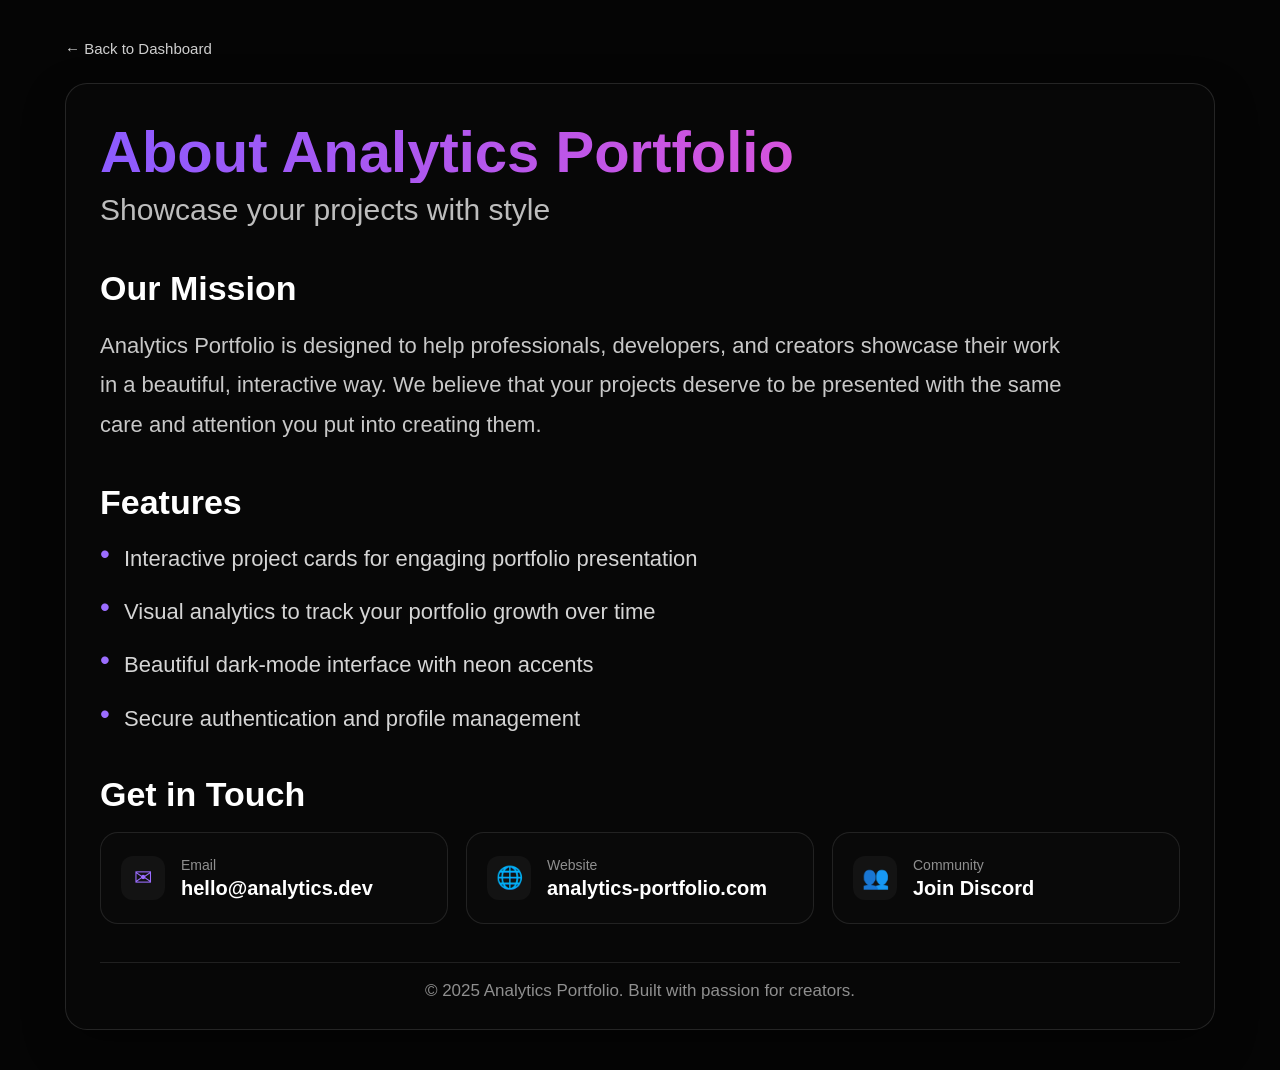
<file: backend/templates/about.html>
<!DOCTYPE html>
<html lang="en">
<head>
    <meta charset="UTF-8">
    <meta name="viewport" content="width=device-width, initial-scale=1.0">
    <title>About Analytics Portfolio</title>

    <style>
        * {
            margin: 0;
            padding: 0;
            box-sizing: border-box;
            font-family: Arial, sans-serif;
        }

        body {
            min-height: 100vh;
            background: #050505;
            color: #f5f5f5;
            padding: 40px 20px;
        }

        .page-wrapper {
            max-width: 1150px;
            margin: 0 auto;
        }

        .back-link {
            display: inline-flex;
            align-items: center;
            gap: 10px;
            color: #cfcfcf;
            text-decoration: none;
            font-size: 15px;
            margin-bottom: 26px;
            transition: 0.25s ease;
        }

        .back-link:hover {
            color: white;
        }

        .about-card {
            background: #070707;
            border: 1px solid rgba(255,255,255,0.12);
            border-radius: 22px;
            padding: 38px 34px 28px;
            box-shadow: 0 16px 40px rgba(0,0,0,0.35);
        }

        .main-title {
            font-size: 58px;
            line-height: 1.05;
            font-weight: 800;
            margin-bottom: 10px;
            background: linear-gradient(90deg, #8c5bff, #ff4fc9);
            -webkit-background-clip: text;
            -webkit-text-fill-color: transparent;
            background-clip: text;
        }

        .subtitle {
            font-size: 30px;
            color: #bdbdbd;
            margin-bottom: 42px;
        }

        .section {
            margin-bottom: 38px;
        }

        .section h2 {
            font-size: 34px;
            color: #ffffff;
            margin-bottom: 18px;
            font-weight: 800;
        }

        .section p {
            font-size: 22px;
            line-height: 1.8;
            color: #c8c8c8;
            max-width: 980px;
        }

        .feature-list {
            list-style: none;
            display: flex;
            flex-direction: column;
            gap: 16px;
            margin-top: 8px;
        }

        .feature-list li {
            position: relative;
            padding-left: 24px;
            font-size: 22px;
            line-height: 1.7;
            color: #d5d5d5;
        }

        .feature-list li::before {
            content: "•";
            position: absolute;
            left: 0;
            top: 0;
            color: #9b6dff;
            font-size: 28px;
            line-height: 1;
        }

        .contact-grid {
            display: grid;
            grid-template-columns: repeat(3, minmax(220px, 1fr));
            gap: 18px;
            margin-top: 18px;
        }

        .contact-card {
            background: #090909;
            border: 1px solid rgba(255,255,255,0.10);
            border-radius: 18px;
            padding: 18px 20px;
            display: flex;
            align-items: center;
            gap: 16px;
            transition: 0.25s ease;
            min-height: 92px;
        }

        .contact-card:hover {
            border-color: rgba(184, 92, 255, 0.45);
            transform: translateY(-3px);
        }

        .contact-icon {
            width: 44px;
            height: 44px;
            border-radius: 12px;
            display: flex;
            align-items: center;
            justify-content: center;
            font-size: 22px;
            background: rgba(255,255,255,0.04);
            flex-shrink: 0;
        }

        .icon-purple {
            color: #9b6dff;
        }

        .icon-pink {
            color: #ff4fc9;
        }

        .icon-blue {
            color: #6f7dff;
        }

        .contact-text small {
            display: block;
            font-size: 14px;
            color: #8f8f8f;
            margin-bottom: 4px;
        }

        .contact-text strong,
        .contact-text a {
            font-size: 20px;
            color: #ffffff;
            text-decoration: none;
            font-weight: 700;
            word-break: break-word;
        }

        .footer-line {
            border: none;
            border-top: 1px solid rgba(255,255,255,0.10);
            margin: 30px 0 18px;
        }

        .footer-text {
            text-align: center;
            color: #8f8f8f;
            font-size: 17px;
        }

        @media (max-width: 992px) {
            .main-title {
                font-size: 42px;
            }

            .subtitle {
                font-size: 24px;
            }

            .section h2 {
                font-size: 28px;
            }

            .section p,
            .feature-list li {
                font-size: 18px;
            }

            .contact-grid {
                grid-template-columns: 1fr;
            }

            .contact-text strong,
            .contact-text a {
                font-size: 18px;
            }
        }

        @media (max-width: 600px) {
            body {
                padding: 22px 14px;
            }

            .about-card {
                padding: 28px 20px 22px;
            }

            .main-title {
                font-size: 34px;
            }

            .subtitle {
                font-size: 20px;
                margin-bottom: 28px;
            }

            .section {
                margin-bottom: 28px;
            }

            .section h2 {
                font-size: 24px;
            }

            .section p,
            .feature-list li {
                font-size: 16px;
            }
        }
    </style>
</head>
<body>
    <div class="page-wrapper">
        <a href="/dashboard" class="back-link">← Back to Dashboard</a>

        <div class="about-card">
            <h1 class="main-title">About Analytics Portfolio</h1>
            <p class="subtitle">Showcase your projects with style</p>

            <div class="section">
                <h2>Our Mission</h2>
                <p>
                    Analytics Portfolio is designed to help professionals, developers, and creators
                    showcase their work in a beautiful, interactive way. We believe that your projects
                    deserve to be presented with the same care and attention you put into creating them.
                </p>
            </div>

            <div class="section">
                <h2>Features</h2>
                <ul class="feature-list">
                    <li>Interactive project cards for engaging portfolio presentation</li>
                    <li>Visual analytics to track your portfolio growth over time</li>
                    <li>Beautiful dark-mode interface with neon accents</li>
                    <li>Secure authentication and profile management</li>
                </ul>
            </div>

            <div class="section">
                <h2>Get in Touch</h2>

                <div class="contact-grid">
                    <div class="contact-card">
                        <div class="contact-icon icon-purple">✉</div>
                        <div class="contact-text">
                            <small>Email</small>
                            <a href="mailto:hello@analytics.dev">hello@analytics.dev</a>
                        </div>
                    </div>

                    <div class="contact-card">
                        <div class="contact-icon icon-pink">🌐</div>
                        <div class="contact-text">
                            <small>Website</small>
                            <a href="#" onclick="return false;">analytics-portfolio.com</a>
                        </div>
                    </div>

                    <div class="contact-card">
                        <div class="contact-icon icon-blue">👥</div>
                        <div class="contact-text">
                            <small>Community</small>
                            <a href="#" onclick="return false;">Join Discord</a>
                        </div>
                    </div>
                </div>
            </div>

            <hr class="footer-line">

            <p class="footer-text">
                © 2025 Analytics Portfolio. Built with passion for creators.
            </p>
        </div>
    </div>
</body>
</html>
</file>
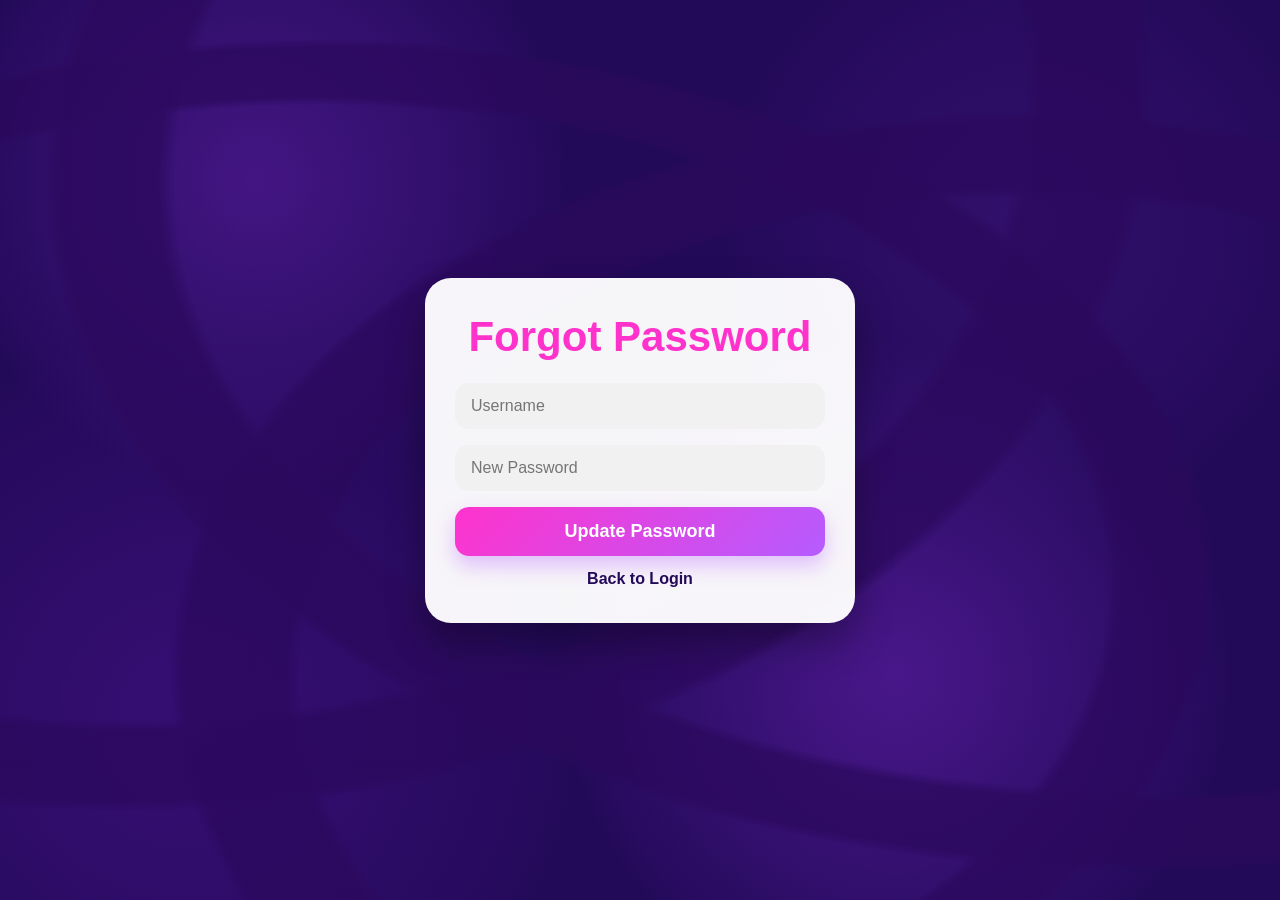
<file: backend/templates/forgot_password.html>
<!DOCTYPE html>
<html lang="en">
<head>
    <meta charset="UTF-8">
    <meta name="viewport" content="width=device-width, initial-scale=1.0">
    <title>Forgot Password</title>

    <style>
        * {
            margin: 0;
            padding: 0;
            box-sizing: border-box;
            font-family: Arial, sans-serif;
        }

        body {
            min-height: 100vh;
            background: #230a59;
            overflow: hidden;
            color: white;
            position: relative;
            display: flex;
            align-items: center;
            justify-content: center;
            padding: 20px;
        }

        body::before,
        body::after {
            content: "";
            position: absolute;
            inset: 0;
            background:
                radial-gradient(circle at 20% 20%, rgba(90, 30, 160, 0.35) 0%, transparent 25%),
                radial-gradient(circle at 80% 25%, rgba(60, 20, 120, 0.35) 0%, transparent 25%),
                radial-gradient(circle at 70% 75%, rgba(120, 40, 200, 0.25) 0%, transparent 30%),
                radial-gradient(circle at 15% 80%, rgba(80, 20, 150, 0.25) 0%, transparent 30%);
            z-index: -2;
        }

        .wave-bg {
            position: absolute;
            inset: 0;
            background:
                radial-gradient(ellipse at 10% 10%, transparent 0 55%, rgba(43, 9, 92, 0.85) 56% 62%, transparent 63%),
                radial-gradient(ellipse at 90% 20%, transparent 0 60%, rgba(43, 9, 92, 0.85) 61% 67%, transparent 68%),
                radial-gradient(ellipse at 80% 75%, transparent 0 50%, rgba(43, 9, 92, 0.85) 51% 58%, transparent 59%),
                radial-gradient(ellipse at 25% 65%, transparent 0 58%, rgba(43, 9, 92, 0.85) 59% 65%, transparent 66%);
            z-index: -1;
            opacity: 0.8;
        }

        .forgot-box {
            width: 430px;
            max-width: 100%;
            background: rgba(255,255,255,0.96);
            color: #111;
            padding: 35px 30px;
            border-radius: 26px;
            box-shadow: 0 18px 38px rgba(0,0,0,0.32);
            text-align: center;
        }

        .forgot-box h2 {
            font-size: 42px;
            color: #ff33cc;
            margin-bottom: 22px;
        }

        .input-group {
            margin-bottom: 16px;
        }

        .input-group input {
            width: 100%;
            padding: 14px 16px;
            border: none;
            border-radius: 14px;
            outline: none;
            background: #f1f1f1;
            font-size: 16px;
        }

        .forgot-btn {
            width: 100%;
            padding: 14px;
            border: none;
            border-radius: 14px;
            background: linear-gradient(135deg, #ff33cc, #b55cff);
            color: white;
            font-size: 18px;
            font-weight: 700;
            cursor: pointer;
            box-shadow: 0 10px 20px rgba(181, 92, 255, 0.35);
        }

        .bottom-link {
            margin-top: 14px;
            display: inline-block;
            text-decoration: none;
            color: #230a59;
            font-weight: 700;
        }
    </style>
</head>
<body>
    <div class="wave-bg"></div>

    <div class="forgot-box">
        <h2>Forgot Password</h2>

        <form method="POST">
            <div class="input-group">
                <input type="text" name="username" placeholder="Username" required>
            </div>

            <div class="input-group">
                <input type="password" name="new_password" placeholder="New Password" required>
            </div>

            <button class="forgot-btn" type="submit">Update Password</button>
        </form>

        <a class="bottom-link" href="/">Back to Login</a>
    </div>
</body>
</html>
</file>
